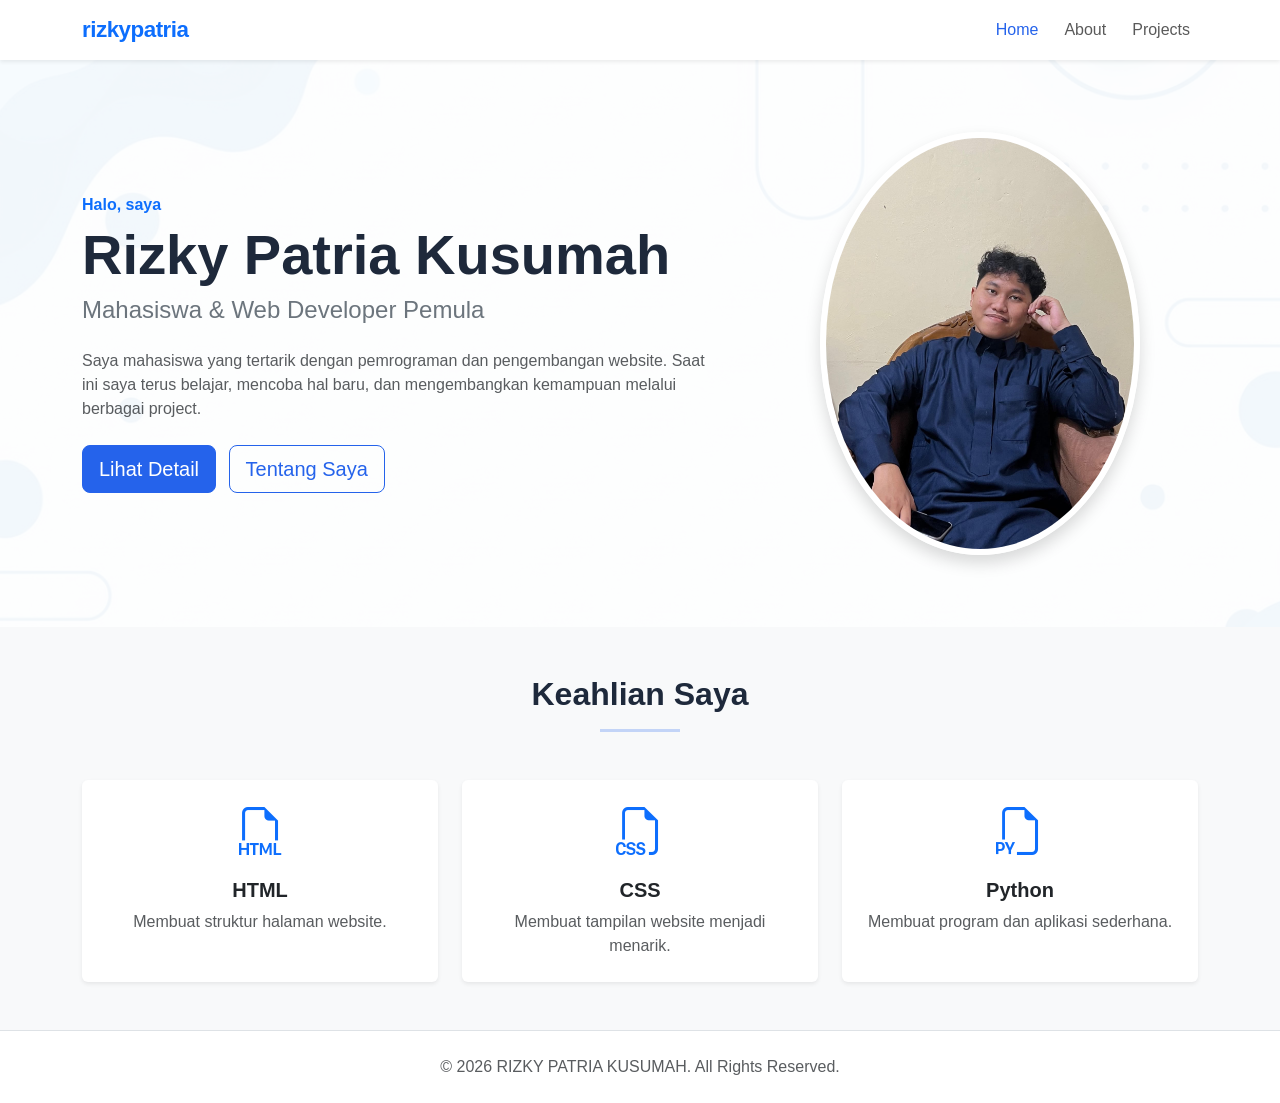
<file: index.html>
<!DOCTYPE html>
<html lang="id">
<head>
    <meta charset="UTF-8">
    <meta name="viewport" content="width=device-width, initial-scale=1.0">
    <title>Portfolio | Rizky Patria</title>

    <!-- Bootstrap 5 CSS -->
    <link href="https://cdn.jsdelivr.net/npm/bootstrap@5.3.3/dist/css/bootstrap.min.css" rel="stylesheet">
    <!-- Bootstrap Icons -->
    <link href="https://cdn.jsdelivr.net/npm/bootstrap-icons@1.11.3/font/bootstrap-icons.css" rel="stylesheet">
    <!-- Custom CSS -->
    <link rel="stylesheet" href="style.css">
</head>
<body>

    <!-- NAVBAR -->
    <nav class="navbar navbar-expand-lg navbar-light bg-white shadow-sm sticky-top">
        <div class="container">
            <a class="navbar-brand fw-bold text-primary" href="index.html">rizkypatria</a>

            <button class="navbar-toggler" type="button" data-bs-toggle="collapse" data-bs-target="#navMenu">
                <span class="navbar-toggler-icon"></span>
            </button>

            <div class="collapse navbar-collapse" id="navMenu">
                <ul class="navbar-nav ms-auto">
                    <li class="nav-item"><a class="nav-link active" href="index.html">Home</a></li>
                    <li class="nav-item"><a class="nav-link" href="about.html">About</a></li>
                    <li class="nav-item"><a class="nav-link" href="projects.html">Projects</a></li>
                </ul>
            </div>
        </div>
    </nav>

    <!-- HERO -->
    <section class="py-5">
        <div class="container">
            <div class="row align-items-center g-5 py-4">
                <div class="col-lg-7 text-center text-lg-start">
                    <p class="text-primary fw-semibold mb-1">Halo, saya</p>
                    <h1 class="display-4 fw-bold mb-2">Rizky Patria Kusumah</h1>
                    <h2 class="h4 text-secondary mb-4">Mahasiswa &amp; Web Developer Pemula</h2>
                    <p class="text-muted mb-4">
                        Saya mahasiswa yang tertarik dengan pemrograman dan pengembangan website.
                        Saat ini saya terus belajar, mencoba hal baru, dan mengembangkan kemampuan
                        melalui berbagai project.
                    </p>
                    <a href="projects.html" class="btn btn-primary btn-lg me-2">Lihat Detail</a>
                    <a href="about.html" class="btn btn-outline-primary btn-lg">Tentang Saya</a>
                </div>

                <div class="col-lg-5 text-center">
                    <img src="asset/profile.jpeg" alt="Foto profil"
                         class="img-fluid rounded-circle shadow profile-img">
                </div>
            </div>
        </div>
    </section>

    <!-- SKILLS -->
    <section class="py-5 bg-light">
        <div class="container">
            <div class="text-center mb-5">
                <h2 class="fw-bold">Keahlian Saya</h2>
                <hr class="mx-auto" style="width: 80px; border-top: 3px solid #2563eb;">
            </div>

            <div class="row g-4">
                <div class="col-md-4">
                    <div class="card h-100 border-0 shadow-sm text-center p-4">
                        <i class="bi bi-filetype-html display-5 text-primary mb-3"></i>
                        <h3 class="h5 fw-bold">HTML</h3>
                        <p class="text-muted mb-0">Membuat struktur halaman website.</p>
                    </div>
                </div>

                <div class="col-md-4">
                    <div class="card h-100 border-0 shadow-sm text-center p-4">
                        <i class="bi bi-filetype-css display-5 text-primary mb-3"></i>
                        <h3 class="h5 fw-bold">CSS</h3>
                        <p class="text-muted mb-0">Membuat tampilan website menjadi menarik.</p>
                    </div>
                </div>

                <div class="col-md-4">
                    <div class="card h-100 border-0 shadow-sm text-center p-4">
                        <i class="bi bi-filetype-py display-5 text-primary mb-3"></i>
                        <h3 class="h5 fw-bold">Python</h3>
                        <p class="text-muted mb-0">Membuat program dan aplikasi sederhana.</p>
                    </div>
                </div>
            </div>
        </div>
    </section>

    <!-- FOOTER -->
    <footer class="py-4 bg-white border-top">
        <div class="container text-center">
            <p class="text-muted mb-0">
                &copy; 2026 RIZKY PATRIA KUSUMAH. All Rights Reserved.
            </p>
        </div>
    </footer>

    <!-- Bootstrap JS -->
    <script src="https://cdn.jsdelivr.net/npm/bootstrap@5.3.3/dist/js/bootstrap.bundle.min.js"></script>
</body>
</html>
</file>
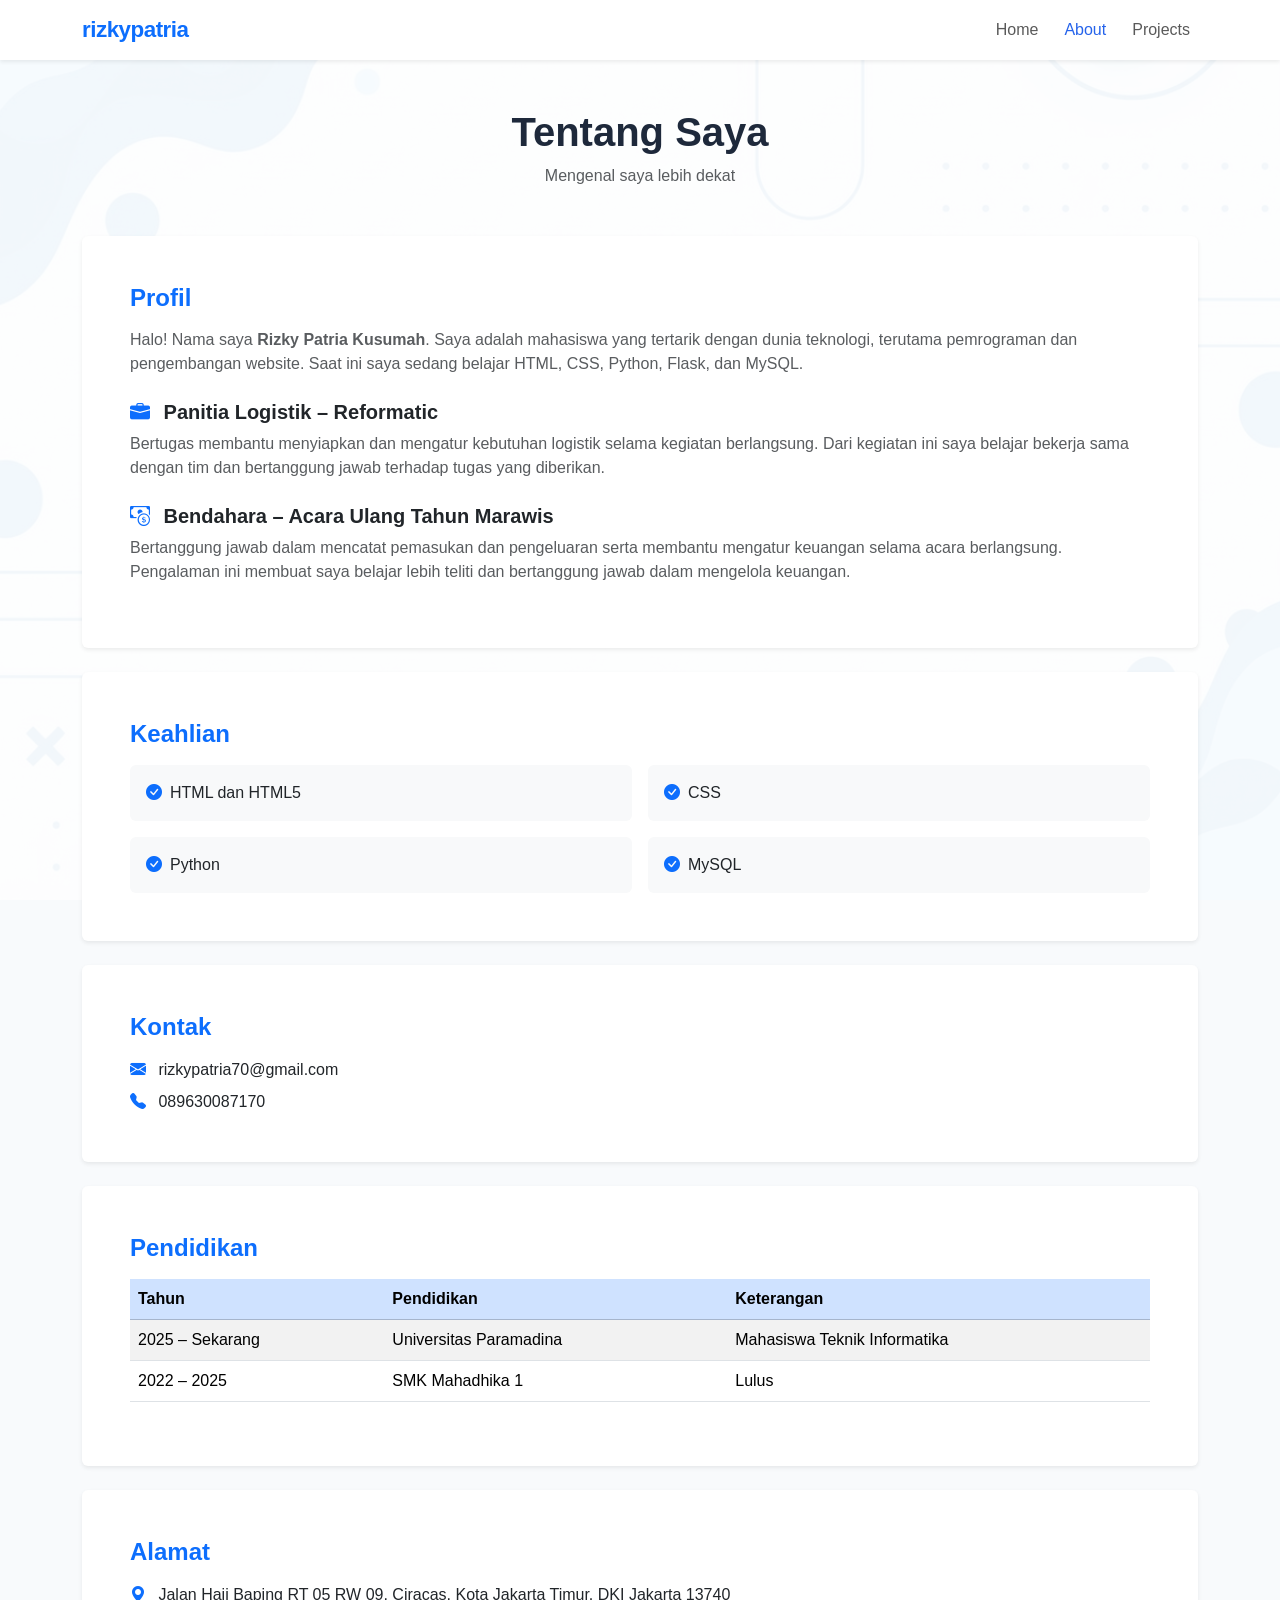
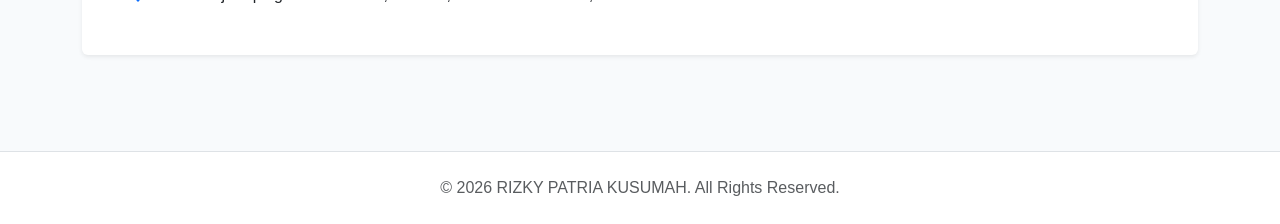
<file: about.html>
<!DOCTYPE html>
<html lang="id">
<head>
    <meta charset="UTF-8">
    <meta name="viewport" content="width=device-width, initial-scale=1.0">
    <title>About | Rizky Patria</title>

    <link href="https://cdn.jsdelivr.net/npm/bootstrap@5.3.3/dist/css/bootstrap.min.css" rel="stylesheet">
    <link href="https://cdn.jsdelivr.net/npm/bootstrap-icons@1.11.3/font/bootstrap-icons.css" rel="stylesheet">
    <link rel="stylesheet" href="style.css">
</head>
<body>

    <!-- NAVBAR -->
    <nav class="navbar navbar-expand-lg navbar-light bg-white shadow-sm sticky-top">
        <div class="container">
            <a class="navbar-brand fw-bold text-primary" href="index.html">rizkypatria</a>

            <button class="navbar-toggler" type="button" data-bs-toggle="collapse" data-bs-target="#navMenu">
                <span class="navbar-toggler-icon"></span>
            </button>

            <div class="collapse navbar-collapse" id="navMenu">
                <ul class="navbar-nav ms-auto">
                    <li class="nav-item"><a class="nav-link" href="index.html">Home</a></li>
                    <li class="nav-item"><a class="nav-link active" href="about.html">About</a></li>
                    <li class="nav-item"><a class="nav-link" href="projects.html">Projects</a></li>
                </ul>
            </div>
        </div>
    </nav>

    <main class="py-5">
        <div class="container">

            <!-- Title -->
            <div class="text-center mb-5">
                <h1 class="fw-bold">Tentang Saya</h1>
                <p class="text-muted">Mengenal saya lebih dekat</p>
            </div>

            <!-- Profil -->
            <div class="card border-0 shadow-sm mb-4">
                <div class="card-body p-4 p-md-5">
                    <h2 class="h4 text-primary fw-bold mb-3">Profil</h2>
                    <p class="text-muted">
                        Halo! Nama saya <strong>Rizky Patria Kusumah</strong>.
                        Saya adalah mahasiswa yang tertarik dengan dunia teknologi,
                        terutama pemrograman dan pengembangan website. Saat ini saya sedang
                        belajar HTML, CSS, Python, Flask, dan MySQL.
                    </p>

                    <ul class="list-unstyled mt-4">
                        <li class="mb-4">
                            <h5 class="fw-bold text-dark">
                                <i class="bi bi-briefcase-fill text-primary me-2"></i>
                                Panitia Logistik – Reformatic
                            </h5>
                            <p class="text-muted mb-0">
                                Bertugas membantu menyiapkan dan mengatur kebutuhan logistik
                                selama kegiatan berlangsung. Dari kegiatan ini saya belajar
                                bekerja sama dengan tim dan bertanggung jawab terhadap tugas
                                yang diberikan.
                            </p>
                        </li>

                        <li>
                            <h5 class="fw-bold text-dark">
                                <i class="bi bi-cash-coin text-primary me-2"></i>
                                Bendahara – Acara Ulang Tahun Marawis
                            </h5>
                            <p class="text-muted mb-0">
                                Bertanggung jawab dalam mencatat pemasukan dan pengeluaran
                                serta membantu mengatur keuangan selama acara berlangsung.
                                Pengalaman ini membuat saya belajar lebih teliti dan
                                bertanggung jawab dalam mengelola keuangan.
                            </p>
                        </li>
                    </ul>
                </div>
            </div>

            <!-- Keahlian -->
            <div class="card border-0 shadow-sm mb-4">
                <div class="card-body p-4 p-md-5">
                    <h2 class="h4 text-primary fw-bold mb-3">Keahlian</h2>
                    <div class="row g-3">
                        <div class="col-md-6">
                            <div class="d-flex align-items-center bg-light rounded p-3">
                                <i class="bi bi-check-circle-fill text-primary me-2"></i>
                                <span>HTML dan HTML5</span>
                            </div>
                        </div>
                        <div class="col-md-6">
                            <div class="d-flex align-items-center bg-light rounded p-3">
                                <i class="bi bi-check-circle-fill text-primary me-2"></i>
                                <span>CSS</span>
                            </div>
                        </div>
                        <div class="col-md-6">
                            <div class="d-flex align-items-center bg-light rounded p-3">
                                <i class="bi bi-check-circle-fill text-primary me-2"></i>
                                <span>Python</span>
                            </div>
                        </div>
                        <div class="col-md-6">
                            <div class="d-flex align-items-center bg-light rounded p-3">
                                <i class="bi bi-check-circle-fill text-primary me-2"></i>
                                <span>MySQL</span>
                            </div>
                        </div>
                    </div>
                </div>
            </div>

            <!-- Kontak -->
            <div class="card border-0 shadow-sm mb-4" id="kontak">
                <div class="card-body p-4 p-md-5">
                    <h2 class="h4 text-primary fw-bold mb-3">Kontak</h2>
                    <p class="mb-2">
                        <i class="bi bi-envelope-fill text-primary me-2"></i>
                        rizkypatria70@gmail.com
                    </p>
                    <p class="mb-0">
                        <i class="bi bi-telephone-fill text-primary me-2"></i>
                        089630087170
                    </p>
                </div>
            </div>

            <!-- Pendidikan -->
            <div class="card border-0 shadow-sm mb-4">
                <div class="card-body p-4 p-md-5">
                    <h2 class="h4 text-primary fw-bold mb-3">Pendidikan</h2>
                    <div class="table-responsive">
                        <table class="table table-striped align-middle">
                            <thead class="table-primary">
                                <tr>
                                    <th>Tahun</th>
                                    <th>Pendidikan</th>
                                    <th>Keterangan</th>
                                </tr>
                            </thead>
                            <tbody>
                                <tr>
                                    <td>2025 – Sekarang</td>
                                    <td>Universitas Paramadina</td>
                                    <td>Mahasiswa Teknik Informatika</td>
                                </tr>
                                <tr>
                                    <td>2022 – 2025</td>
                                    <td>SMK Mahadhika 1</td>
                                    <td>Lulus</td>
                                </tr>
                            </tbody>
                        </table>
                    </div>
                </div>
            </div>

            <!-- Alamat -->
            <div class="card border-0 shadow-sm">
                <div class="card-body p-4 p-md-5">
                    <h2 class="h4 text-primary fw-bold mb-3">Alamat</h2>
                    <p class="mb-0">
                        <i class="bi bi-geo-alt-fill text-primary me-2"></i>
                        Jalan Haji Baping RT 05 RW 09, Ciracas, Kota Jakarta Timur, DKI Jakarta 13740
                    </p>
                </div>
            </div>

        </div>
    </main>

    <footer class="py-4 bg-white border-top mt-5">
        <div class="container text-center">
            <p class="text-muted mb-0">&copy; 2026 RIZKY PATRIA KUSUMAH. All Rights Reserved.</p>
        </div>
    </footer>

    <script src="https://cdn.jsdelivr.net/npm/bootstrap@5.3.3/dist/js/bootstrap.bundle.min.js"></script>
</body>
</html>
</file>
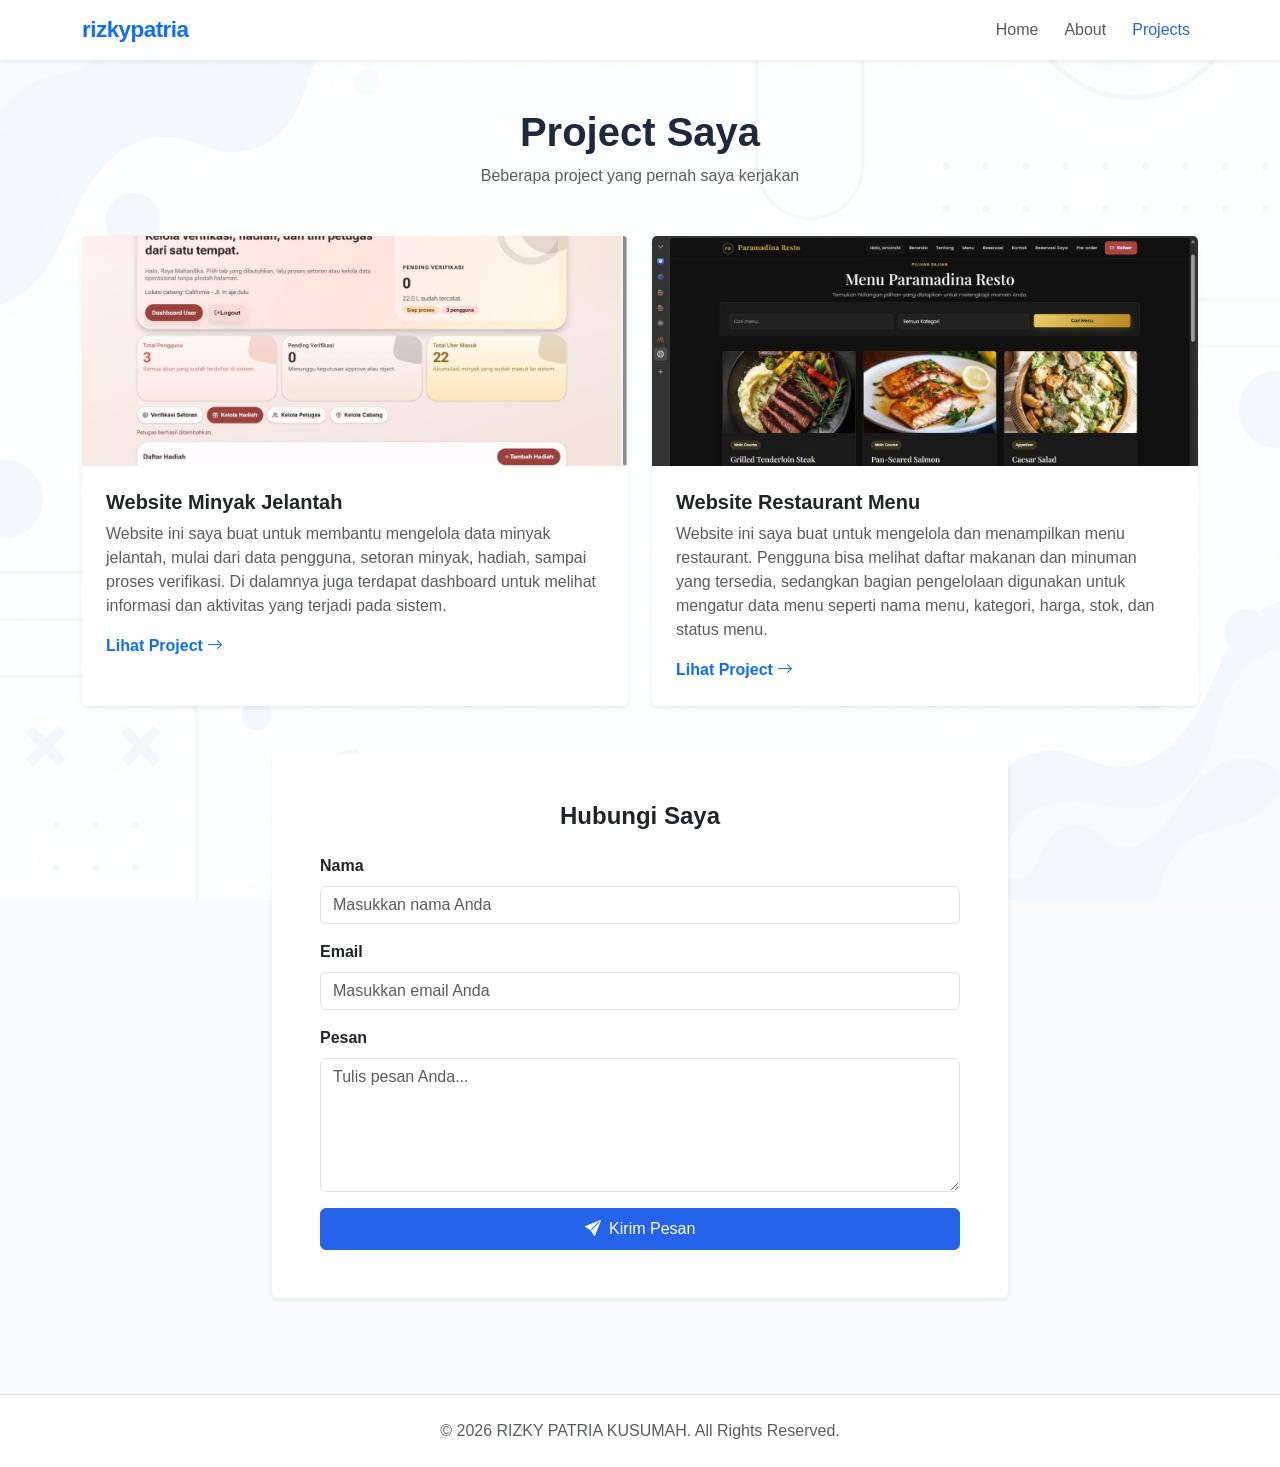
<file: projects.html>
<!DOCTYPE html>
<html lang="id">
<head>
    <meta charset="UTF-8">
    <meta name="viewport" content="width=device-width, initial-scale=1.0">
    <title>Projects | Rizky Patria</title>

    <link href="https://cdn.jsdelivr.net/npm/bootstrap@5.3.3/dist/css/bootstrap.min.css" rel="stylesheet">
    <link href="https://cdn.jsdelivr.net/npm/bootstrap-icons@1.11.3/font/bootstrap-icons.css" rel="stylesheet">
    <link rel="stylesheet" href="style.css">
</head>
<body>

    <!-- NAVBAR -->
    <nav class="navbar navbar-expand-lg navbar-light bg-white shadow-sm sticky-top">
        <div class="container">
            <a class="navbar-brand fw-bold text-primary" href="index.html">rizkypatria</a>

            <button class="navbar-toggler" type="button" data-bs-toggle="collapse" data-bs-target="#navMenu">
                <span class="navbar-toggler-icon"></span>
            </button>

            <div class="collapse navbar-collapse" id="navMenu">
                <ul class="navbar-nav ms-auto">
                    <li class="nav-item"><a class="nav-link" href="index.html">Home</a></li>
                    <li class="nav-item"><a class="nav-link" href="about.html">About</a></li>
                    <li class="nav-item"><a class="nav-link active" href="projects.html">Projects</a></li>
                </ul>
            </div>
        </div>
    </nav>

    <main class="py-5">
        <div class="container">

            <!-- Title -->
            <div class="text-center mb-5">
                <h1 class="fw-bold">Project Saya</h1>
                <p class="text-muted">Beberapa project yang pernah saya kerjakan</p>
            </div>

            <!-- Project Grid -->
            <div class="row g-4 mb-5">

                <!-- Project 1 -->
                <div class="col-md-6">
                    <article class="card border-0 shadow-sm h-100 project-card">
                        <img src="asset/project.jpeg" class="card-img-top project-img" alt="Project minyak jelantah">
                        <div class="card-body p-4">
                            <h2 class="h5 fw-bold">Website Minyak Jelantah</h2>
                            <p class="text-muted">
                                Website ini saya buat untuk membantu mengelola data minyak jelantah,
                                mulai dari data pengguna, setoran minyak, hadiah, sampai proses verifikasi.
                                Di dalamnya juga terdapat dashboard untuk melihat informasi
                                dan aktivitas yang terjadi pada sistem.
                            </p>
                            <a href="#" class="text-primary fw-bold text-decoration-none">
                                Lihat Project <i class="bi bi-arrow-right"></i>
                            </a>
                        </div>
                    </article>
                </div>

                <!-- Project 2 -->
                <div class="col-md-6">
                    <article class="card border-0 shadow-sm h-100 project-card">
                        <img src="asset/project2.jpeg" class="card-img-top project-img" alt="Project restaurant menu">
                        <div class="card-body p-4">
                            <h2 class="h5 fw-bold">Website Restaurant Menu</h2>
                            <p class="text-muted">
                                Website ini saya buat untuk mengelola dan menampilkan menu restaurant.
                                Pengguna bisa melihat daftar makanan dan minuman yang tersedia,
                                sedangkan bagian pengelolaan digunakan untuk mengatur data menu seperti
                                nama menu, kategori, harga, stok, dan status menu.
                            </p>
                            <a href="#" class="text-primary fw-bold text-decoration-none">
                                Lihat Project <i class="bi bi-arrow-right"></i>
                            </a>
                        </div>
                    </article>
                </div>

            </div>

            <!-- CONTACT FORM -->
            <div class="row justify-content-center">
                <div class="col-lg-8">
                    <div class="card border-0 shadow-sm">
                        <div class="card-body p-4 p-md-5">
                            <h2 class="h4 fw-bold text-center mb-4">Hubungi Saya</h2>

                            <form>
                                <div class="mb-3">
                                    <label for="nama" class="form-label fw-semibold">Nama</label>
                                    <input type="text" class="form-control" id="nama"
                                           placeholder="Masukkan nama Anda" required>
                                </div>

                                <div class="mb-3">
                                    <label for="email" class="form-label fw-semibold">Email</label>
                                    <input type="email" class="form-control" id="email"
                                           placeholder="Masukkan email Anda" required>
                                </div>

                                <div class="mb-3">
                                    <label for="pesan" class="form-label fw-semibold">Pesan</label>
                                    <textarea class="form-control" id="pesan" rows="5"
                                              placeholder="Tulis pesan Anda..." required></textarea>
                                </div>

                                <button type="submit" class="btn btn-primary w-100 py-2">
                                    <i class="bi bi-send-fill me-1"></i> Kirim Pesan
                                </button>
                            </form>
                        </div>
                    </div>
                </div>
            </div>

        </div>
    </main>

    <footer class="py-4 bg-white border-top mt-5">
        <div class="container text-center">
            <p class="text-muted mb-0">&copy; 2026 RIZKY PATRIA KUSUMAH. All Rights Reserved.</p>
        </div>
    </footer>

    <script src="https://cdn.jsdelivr.net/npm/bootstrap@5.3.3/dist/js/bootstrap.bundle.min.js"></script>
</body>
</html>
</file>
<file: style.css>
/* ============ GLOBAL ============ */
body {
    font-family: 'Segoe UI', Arial, sans-serif;
    color: #1e293b;

    /* Background */
    background-color: #f8fafc;
    background-image: url('image/background.jpeg');
    background-size: cover;          /* Gambar menutupi seluruh layar */
    background-position: center;     /* Posisi gambar di tengah */
    background-repeat: no-repeat;    /* Tidak diulang */
    background-attachment: fixed;    /* Tetap saat di-scroll */
    background-blend-mode: overlay;  /* Opsional: campur warna */
}
/* ============ NAVBAR ============ */
.navbar-brand {
    font-size: 1.4rem;
    letter-spacing: -0.5px;
}

.navbar .nav-link {
    font-weight: 500;
    margin-left: 10px;
    transition: color 0.2s ease;
}

.navbar .nav-link:hover,
.navbar .nav-link.active {
    color: #2563eb !important;
}

/* ============ HERO ============ */
.profile-img {
    max-width: 320px;
    border: 6px solid #fff;
    box-shadow: 0 15px 40px rgba(37, 99, 235, 0.15);
}

/* ============ CARD ============ */
.card {
    transition: transform 0.25s ease, box-shadow 0.25s ease;
}

.card:hover {
    transform: translateY(-4px);
    box-shadow: 0 15px 35px rgba(0, 0, 0, 0.08) !important;
}

/* ============ PROJECT ============ */
.project-img {
    height: 230px;
    object-fit: cover;
}

/* ============ FORM ============ */
.form-control:focus {
    border-color: #2563eb;
    box-shadow: 0 0 0 0.2rem rgba(37, 99, 235, 0.15);
}

/* ============ BUTTON ============ */
.btn-primary {
    background-color: #2563eb;
    border-color: #2563eb;
}

.btn-primary:hover {
    background-color: #1d4ed8;
    border-color: #1d4ed8;
}

.btn-outline-primary {
    color: #2563eb;
    border-color: #2563eb;
}

.btn-outline-primary:hover {
    background-color: #2563eb;
    border-color: #2563eb;
}

/* ============ RESPONSIVE ============ */
@media (max-width: 576px) {
    .profile-img {
        max-width: 220px;
    }

    .display-4 {
        font-size: 2rem;
    }
}
</file>
